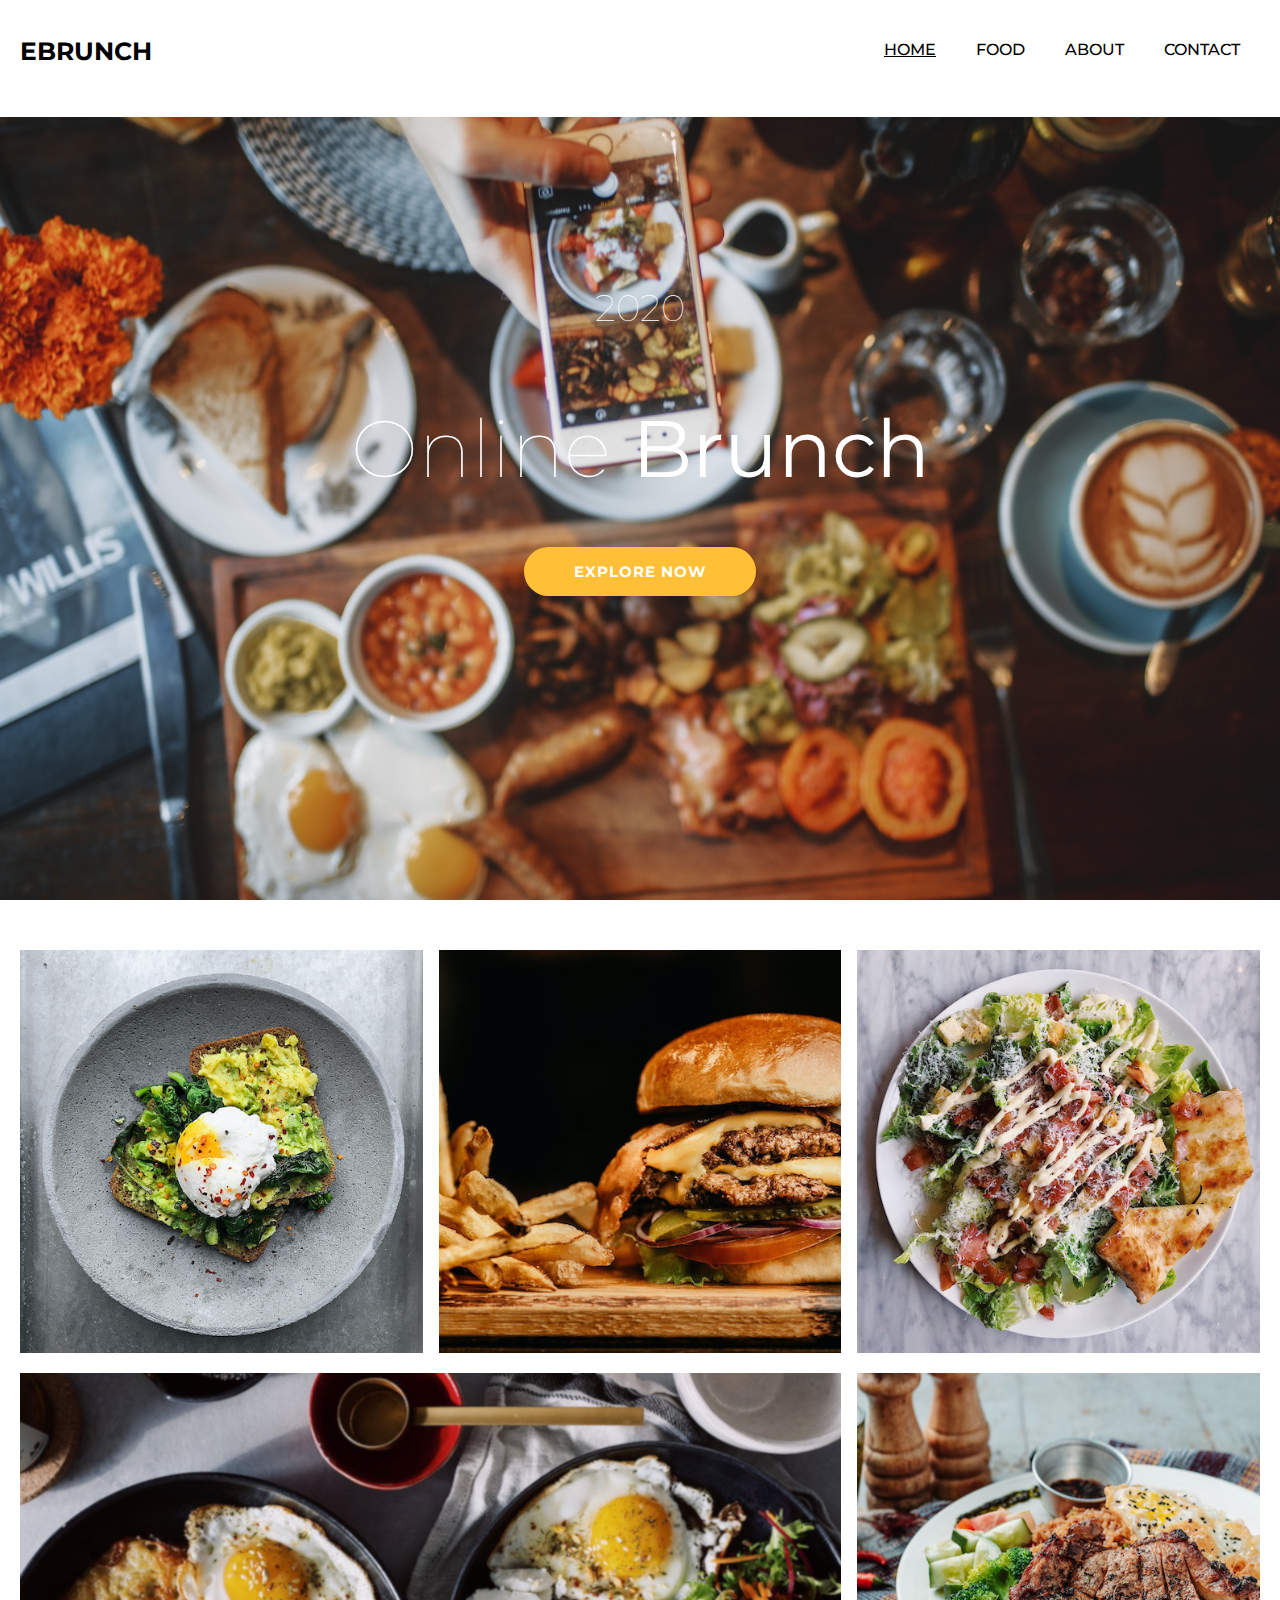
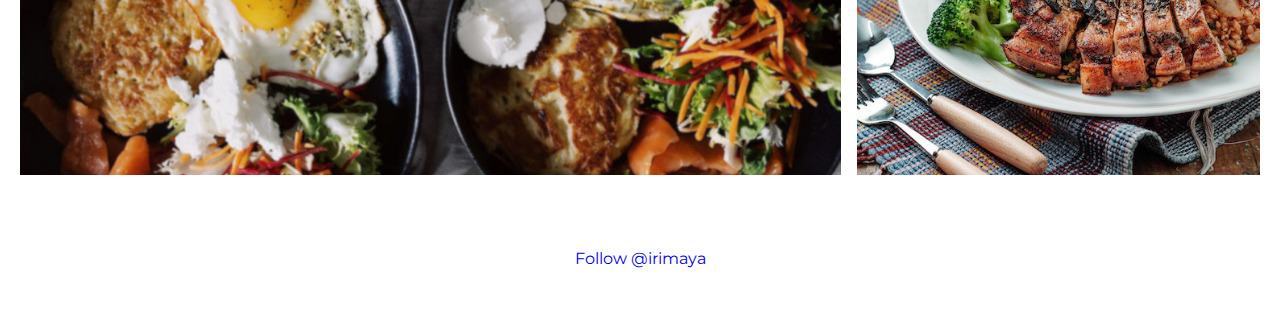
<file: index.html>
<!DOCTYPE html>
<html lang="en">
<head>
  <meta charset="UTF-8">
  <meta name="viewport" content="width=device-width, initial-scale=1.0">
  <link rel="stylesheet" href="css/style.css">
  <link rel="stylesheet" media="screen and (max-width: 768px)" href="css/mobile.css">
  <title>EBrunch | Welcome</title>
</head>
<body>

  <header id="mainheader">
    <nav id="navbar">
      <div class="container">
        <h1 class="logo"><a href="index.html">Ebrunch</a></h1>
        <ul>
          <li><a class="current" href="index.html">Home</a></li>
          <li><a href="food.html">Food</a></li>
          <li><a href="about.html">About</a></li>
          <li><a href="contact.html">Contact</a></li>
        </ul>
      </div>
    </nav>
    <div id="showcase">
      <div class="container">
        <p class="display-2">2020</p>
        <h1 class="display-1"><span class="thinner">Online</span> Brunch</h1>
        <a href="#features" class="btn btn-light">Explore Now</a>
      </div>
    </div>
  </header>

  <section id="features">
    <div class="wrapper container">
      <div class="box box1">
        <a href="food/food1.html"><img src="/img/food-1.jpg" alt=""></a>
      </div>
      <div class="box box2">
        <a href="food/food2.html"><img src="/img/food-2.jpg" alt=""></a>
      </div>
      <div class="box box3">
        <a href="food/food3.html"><img src="/img/food-3.jpg" alt=""></a>
      </div>
      <div class="box box4">
        <a href="#"><img src="/img/food-banner.jpg" alt=""></a>
      </div>
      <div class="box box5">
        <a href="#"><img src="/img/food-5.jpg" alt=""></a>
      </div>
    </div>
  </section>

  <footer id="mainfooter">
    <a href="https://twitter.com/irimaya?ref_src=twsrc%5Etfw" class="twitter-follow-button" data-show-count="false">Follow @irimaya</a><script async src="https://platform.twitter.com/widgets.js" charset="utf-8"></script>
  </footer>

</body>
</html>
</file>
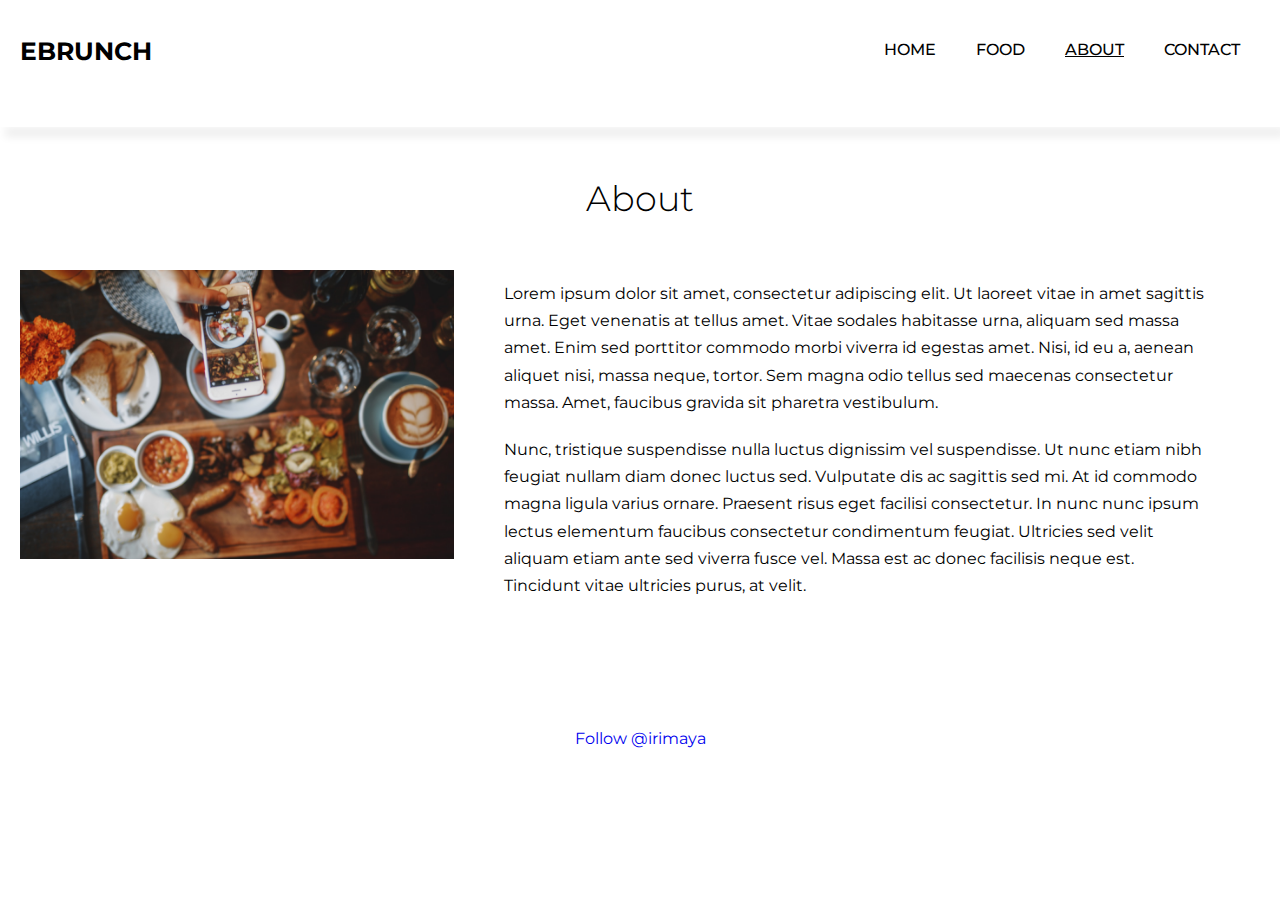
<file: about.html>
<!DOCTYPE html>
<html lang="en">
<head>
  <meta charset="UTF-8">
  <meta name="viewport" content="width=device-width, initial-scale=1.0">
  <link rel="stylesheet" href="css/style.css">
  <link rel="stylesheet" media="screen and (max-width: 768px)" href="css/mobile.css">
  <title>EBrunch | About</title>
</head>
<body>

  <header id="mainheader">
    <nav id="navbar" class="navbar-bottom">
      <div class="container">
        <h1 class="logo"><a href="index.html">Ebrunch</a></h1>
        <ul>
          <li><a href="index.html">Home</a></li>
          <li><a href="food.html">Food</a></li>
          <li><a class="current" href="about.html">About</a></li>
          <li><a href="contact.html">Contact</a></li>
        </ul>
      </div>
    </nav>
  </header>

  <hr>

  <section id="about">
    <div class="container">
      <h2 class="display-3">About</h2>
      <div class="about-image">
        <img src="/img/showcase.jpg" alt="">
      </div>
      <div class="about-text">
        <p>Lorem ipsum dolor sit amet, consectetur adipiscing elit. Ut laoreet vitae in amet sagittis urna. Eget venenatis at tellus amet. Vitae sodales habitasse urna, aliquam sed massa amet. Enim sed porttitor commodo morbi viverra id egestas amet. Nisi, id eu a, aenean aliquet nisi, massa neque, tortor. Sem magna odio tellus sed maecenas consectetur massa. Amet, faucibus gravida sit pharetra vestibulum.</p>
        <p>Nunc, tristique suspendisse nulla luctus dignissim vel suspendisse. Ut nunc etiam nibh feugiat nullam diam donec luctus sed. Vulputate dis ac sagittis sed mi. At id commodo magna ligula varius ornare. Praesent risus eget facilisi consectetur. In nunc nunc ipsum lectus elementum faucibus consectetur condimentum feugiat. Ultricies sed velit aliquam etiam ante sed viverra fusce vel. Massa est ac donec facilisis neque est. Tincidunt vitae ultricies purus, at velit.</p>
      </div>
    </div>
  </section>

  <footer id="mainfooter">
    <a href="https://twitter.com/irimaya?ref_src=twsrc%5Etfw" class="twitter-follow-button" data-show-count="false">Follow @irimaya</a><script async src="https://platform.twitter.com/widgets.js" charset="utf-8"></script>
  </footer>

</body>
</html>
</file>
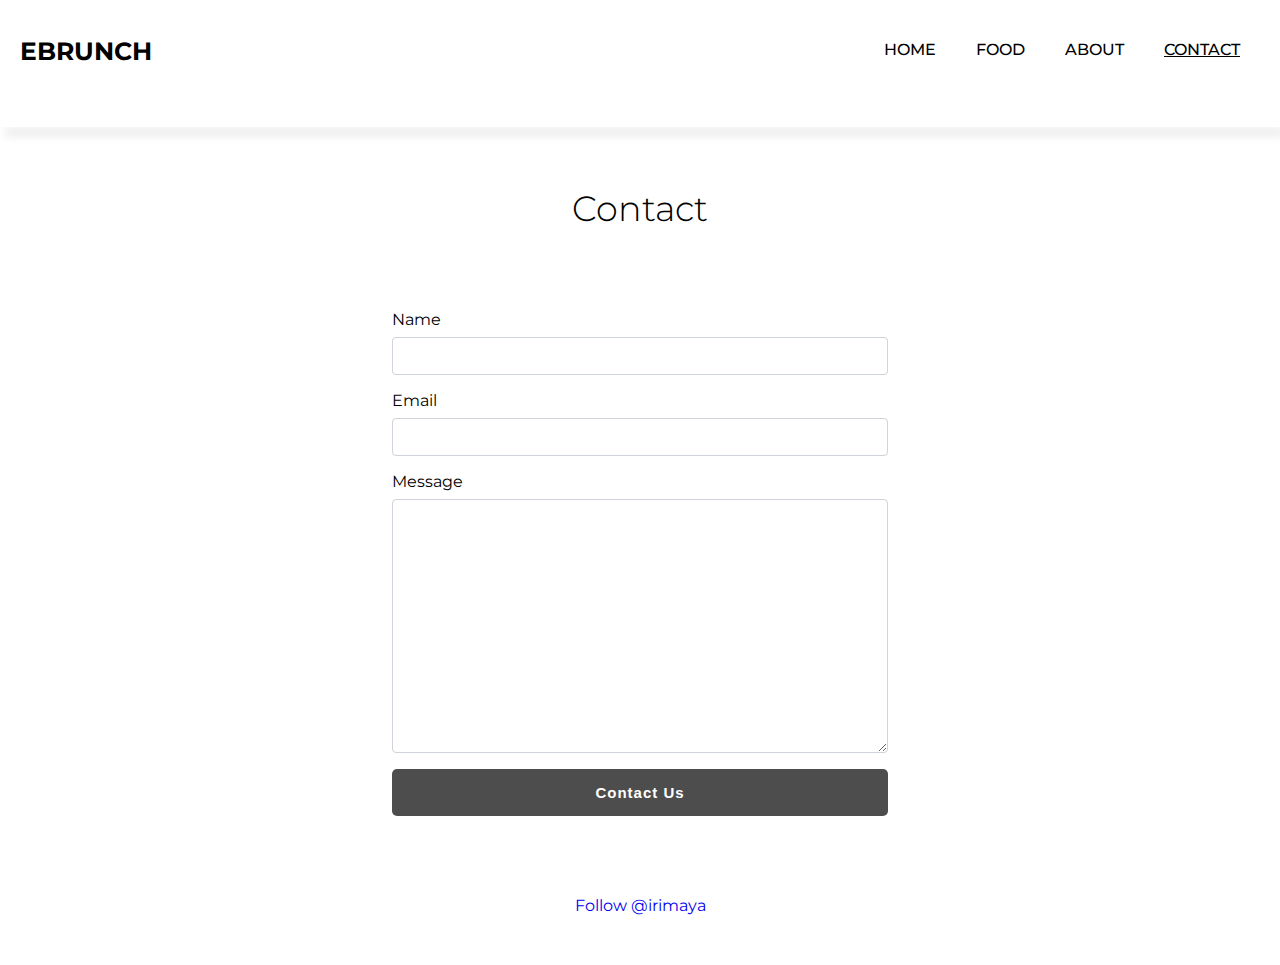
<file: contact.html>
<!DOCTYPE html>
<html lang="en">
<head>
  <meta charset="UTF-8">
  <meta name="viewport" content="width=device-width, initial-scale=1.0">
  <link rel="stylesheet" href="css/style.css">
  <link rel="stylesheet" media="screen and (max-width: 768px)" href="css/mobile.css">
  <title>EBrunch | Contact</title>
</head>
<body>

  <header id="mainheader">
    <nav id="navbar" class="navbar-bottom">
      <div class="container">
        <h1 class="logo"><a href="index.html">Ebrunch</a></h1>
        <ul>
          <li><a href="index.html">Home</a></li>
          <li><a href="food.html">Food</a></li>
          <li><a href="about.html">About</a></li>
          <li><a class="current" href="contact.html">Contact</a></li>
        </ul>
      </div>
    </nav>
  </header>

  <hr>

  <section id="contact">
    <div class="container">
      <h2 class="display-3">Contact</h2>
      <form action="">
        <div class="form-group">
          <label for="name">Name</label>
          <input class="form-control" type="text">
        </div>
        <div class="form-group">
          <label for="name">Email</label>
          <input class="form-control" type="email">
        </div>
        <div class="form-group">
          <label for="name">Message</label>
          <textarea class="form-control" name="message" id="message" cols="30" rows="10"></textarea>
        </div>
        <button class="btn btn-dark">Contact Us</button>
      </form>
    </div>
  </section>

  <footer id="mainfooter">
    <a href="https://twitter.com/irimaya?ref_src=twsrc%5Etfw" class="twitter-follow-button" data-show-count="false">Follow @irimaya</a><script async src="https://platform.twitter.com/widgets.js" charset="utf-8"></script>
  </footer>

</body>
</html>
</file>
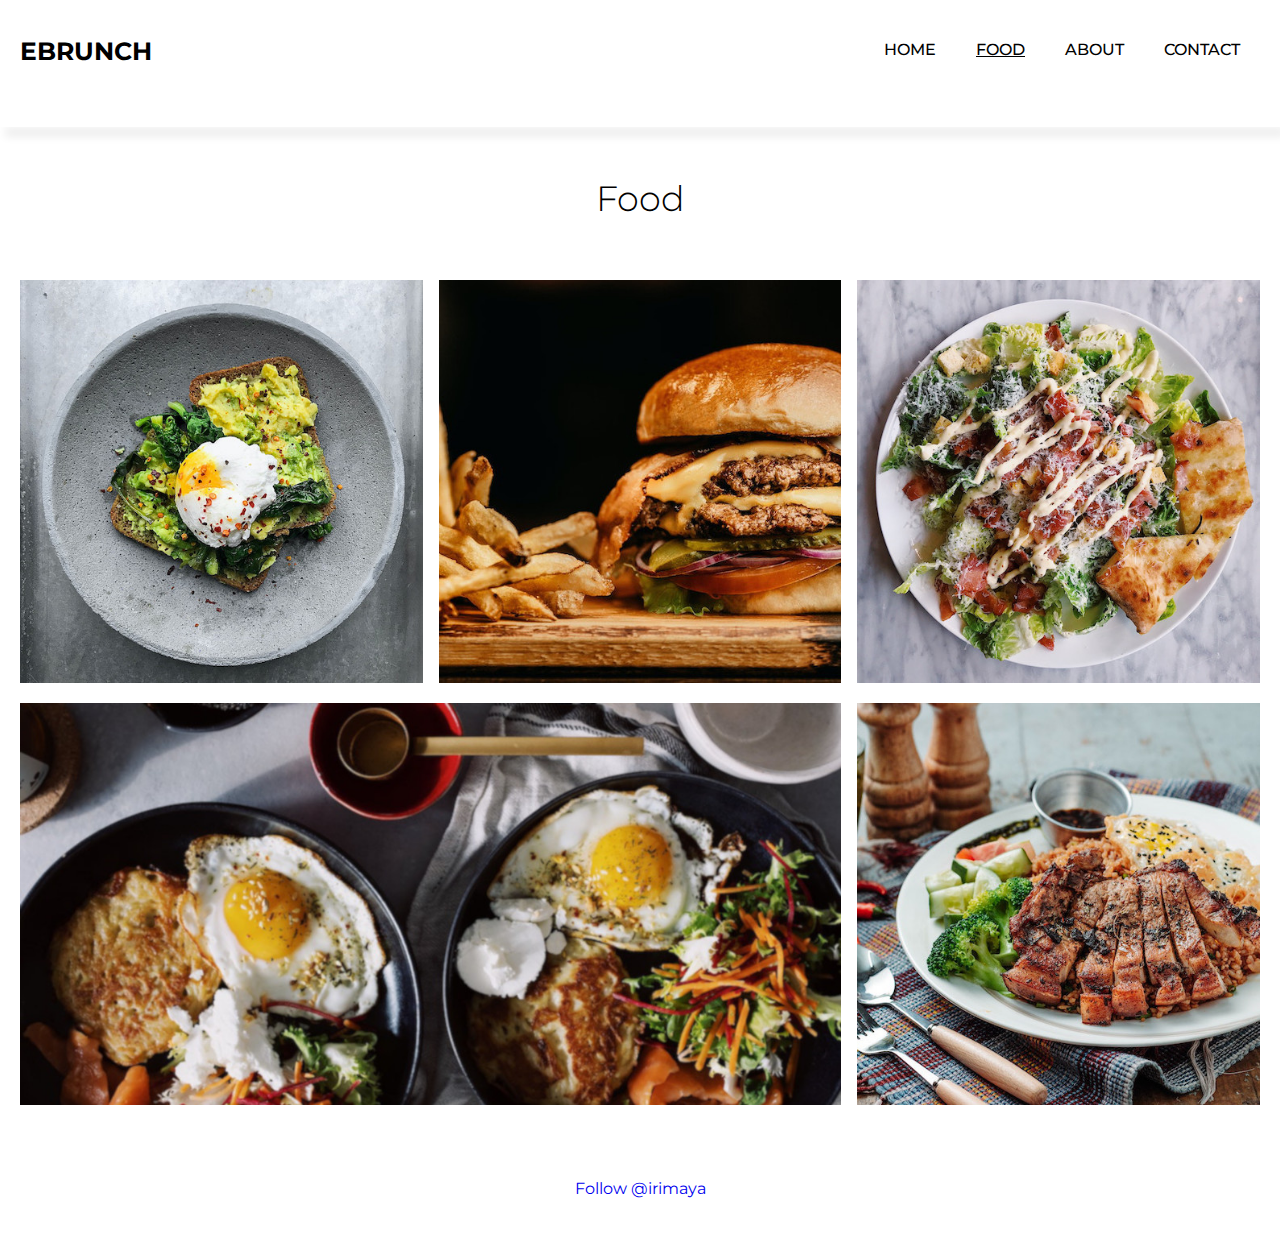
<file: food.html>
<!DOCTYPE html>
<html lang="en">
<head>
  <meta charset="UTF-8">
  <meta name="viewport" content="width=device-width, initial-scale=1.0">
  <link rel="stylesheet" href="css/style.css">
  <link rel="stylesheet" media="screen and (max-width: 768px)" href="css/mobile.css">
  <title>EBrunch | Food</title>
</head>
<body>

  <header id="mainheader">
    <nav id="navbar">
      <div class="container">
        <h1 class="logo"><a href="index.html">Ebrunch</a></h1>
        <ul>
          <li><a href="index.html">Home</a></li>
          <li><a class="current" href="food.html">Food</a></li>
          <li><a href="about.html">About</a></li>
          <li><a href="contact.html">Contact</a></li>
        </ul>
      </div>
    </nav>
  </header>

  <hr>

  <section id="features">
    <h2 class="display-3">Food</h2>
    <div class="wrapper container">
      <div class="box box1">
        <a href="food/food1.html"><img src="/img/food-1.jpg" alt=""></a>
      </div>
      <div class="box box2">
        <a href="food/food2.html"><img src="/img/food-2.jpg" alt=""></a>
      </div>
      <div class="box box3">
        <a href="food/food3.html"><img src="/img/food-3.jpg" alt=""></a>
      </div>
      <div class="box box4">
        <a href="#"><img src="/img/food-banner.jpg" alt=""></a>
      </div>
      <div class="box box5">
        <a href="#"><img src="/img/food-5.jpg" alt=""></a>
      </div>
    </div>
  </section>

  <footer id="mainfooter">
    <a href="https://twitter.com/irimaya?ref_src=twsrc%5Etfw" class="twitter-follow-button" data-show-count="false">Follow @irimaya</a><script async src="https://platform.twitter.com/widgets.js" charset="utf-8"></script>
  </footer>

</body>
</html>
</file>
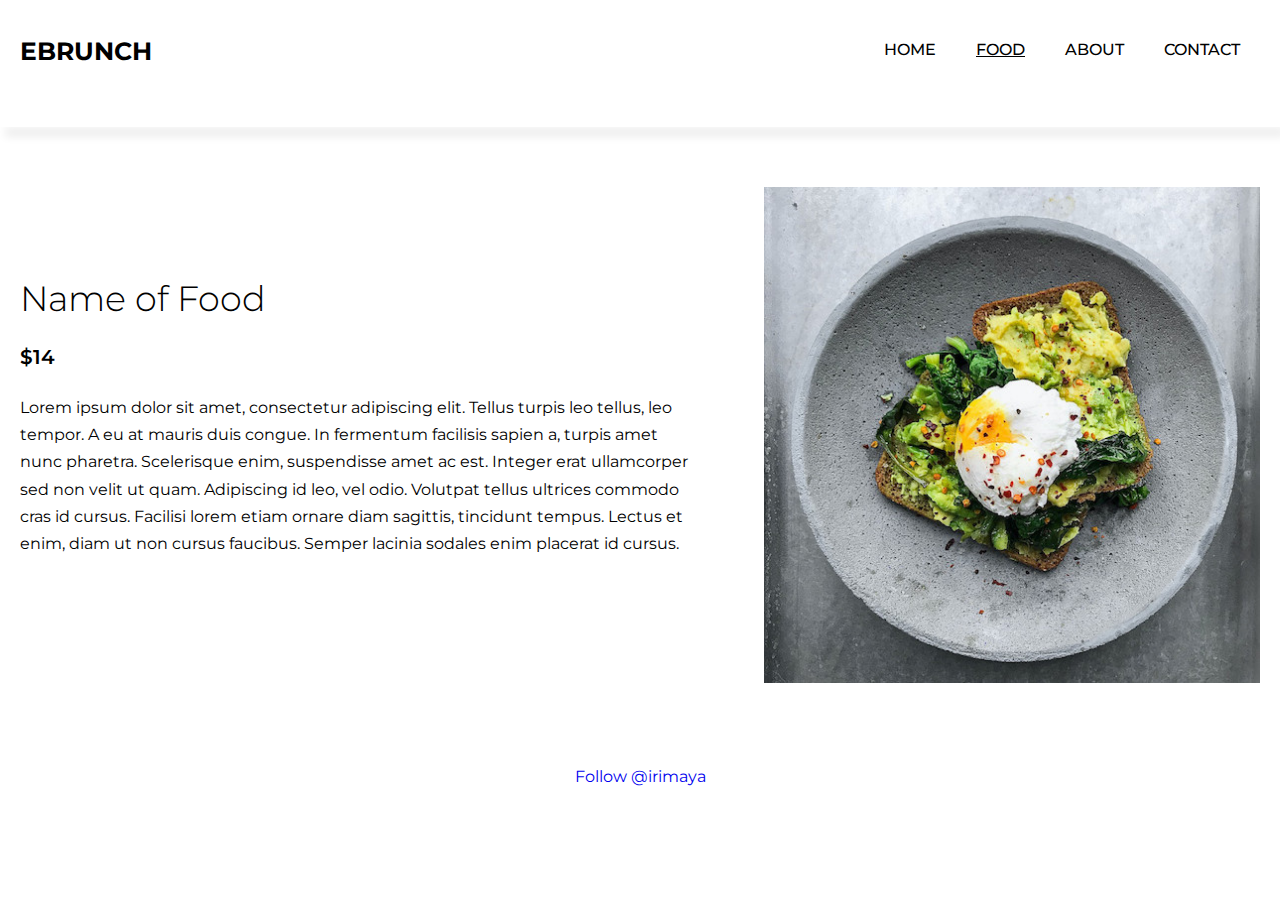
<file: food/food1.html>
<!DOCTYPE html>
<html lang="en">
<head>
  <meta charset="UTF-8">
  <meta name="viewport" content="width=device-width, initial-scale=1.0">
  <link rel="stylesheet" href="../css/style.css">
  <link rel="stylesheet" media="screen and (max-width: 768px)" href="../css/mobile.css">
  <title>EBrunch | About</title>
</head>
<body>

  <header id="mainheader">
    <nav id="navbar" class="navbar-bottom">
      <div class="container">
        <h1 class="logo"><a href="../index.html">Ebrunch</a></h1>
        <ul>
          <li><a href="../index.html">Home</a></li>
          <li><a class="current"  href="../food.html">Food</a></li>
          <li><a href="../about.html">About</a></li>
          <li><a href="../contact.html">Contact</a></li>
        </ul>
      </div>
    </nav>
  </header>

  <hr>

  <section id="food">
    <div class="container">
      <div class="food-description">
        <h2 class="display-3">Name of Food</h2>
        <p class="large">$14</p>
        <p>Lorem ipsum dolor sit amet, consectetur adipiscing elit. Tellus turpis leo tellus, leo tempor. A eu at mauris duis congue. In fermentum facilisis sapien a, turpis amet nunc pharetra. Scelerisque enim, suspendisse amet ac est. Integer erat ullamcorper sed non velit ut quam. Adipiscing id leo, vel odio. Volutpat tellus ultrices commodo cras id cursus. Facilisi lorem etiam ornare diam sagittis, tincidunt tempus. Lectus et enim, diam ut non cursus faucibus. Semper lacinia sodales enim placerat id cursus.</p>
      </div>
      <div class="food-image">
        <img src="../img/food-1.jpg" alt="">
      </div>
    </div>
  </section>

  <footer id="mainfooter">
    <a href="https://twitter.com/irimaya?ref_src=twsrc%5Etfw" class="twitter-follow-button" data-show-count="false">Follow @irimaya</a><script async src="https://platform.twitter.com/widgets.js" charset="utf-8"></script>
  </footer>

</body>
</html>
</file>
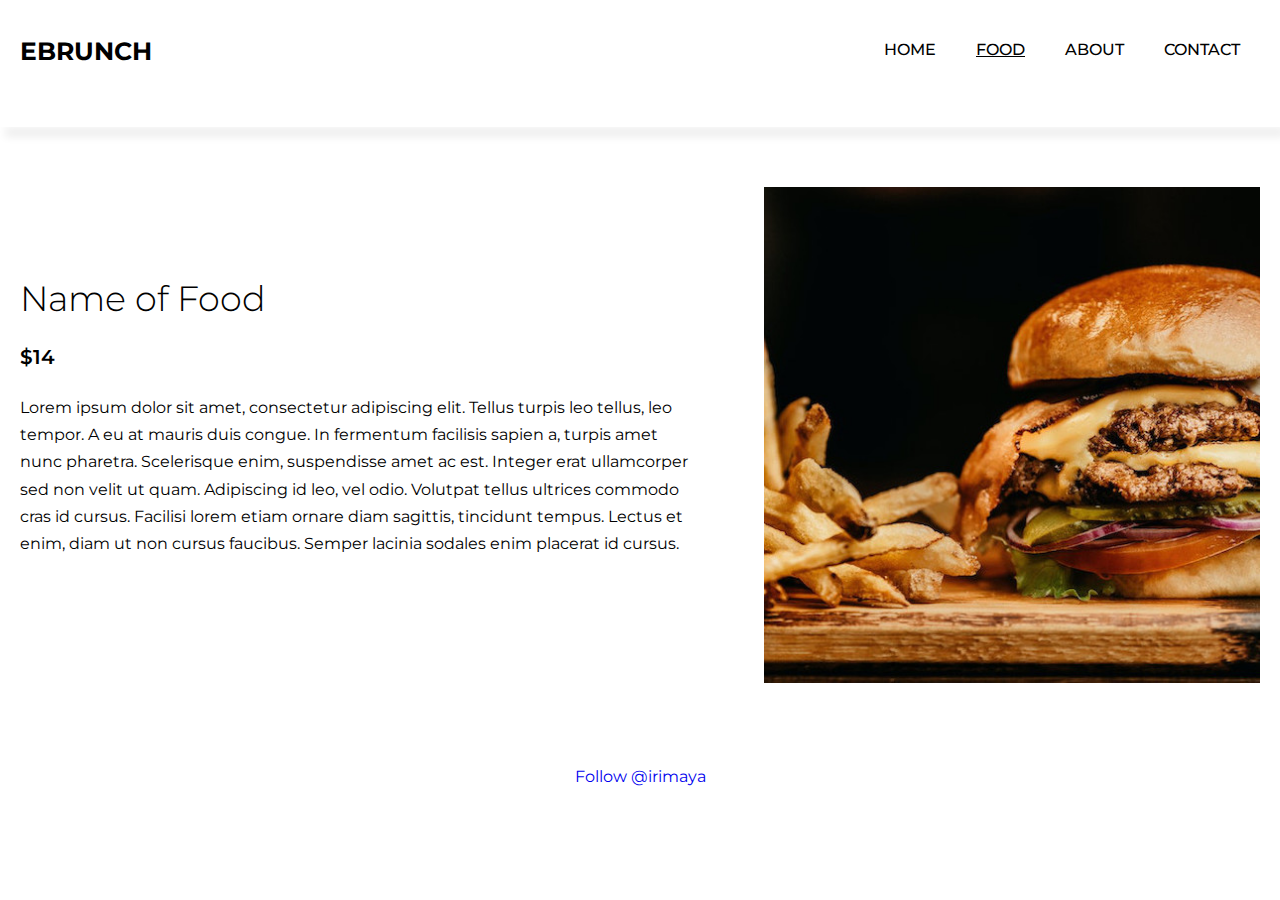
<file: food/food2.html>
<!DOCTYPE html>
<html lang="en">
<head>
  <meta charset="UTF-8">
  <meta name="viewport" content="width=device-width, initial-scale=1.0">
  <link rel="stylesheet" href="../css/style.css">
  <link rel="stylesheet" media="screen and (max-width: 768px)" href="../css/mobile.css">
  <title>EBrunch | About</title>
</head>
<body>

  <header id="mainheader">
    <nav id="navbar" class="navbar-bottom">
      <div class="container">
        <h1 class="logo"><a href="../index.html">Ebrunch</a></h1>
        <ul>
          <li><a href="../index.html">Home</a></li>
          <li><a class="current"  href="../food.html">Food</a></li>
          <li><a href="../about.html">About</a></li>
          <li><a href="../contact.html">Contact</a></li>
        </ul>
      </div>
    </nav>
  </header>

  <hr>

  <section id="food">
    <div class="container">
      <div class="food-description">
        <h2 class="display-3">Name of Food</h2>
        <p class="large">$14</p>
        <p>Lorem ipsum dolor sit amet, consectetur adipiscing elit. Tellus turpis leo tellus, leo tempor. A eu at mauris duis congue. In fermentum facilisis sapien a, turpis amet nunc pharetra. Scelerisque enim, suspendisse amet ac est. Integer erat ullamcorper sed non velit ut quam. Adipiscing id leo, vel odio. Volutpat tellus ultrices commodo cras id cursus. Facilisi lorem etiam ornare diam sagittis, tincidunt tempus. Lectus et enim, diam ut non cursus faucibus. Semper lacinia sodales enim placerat id cursus.</p>
      </div>
      <div class="food-image">
        <img src="../img/food-2.jpg" alt="">
      </div>
    </div>
  </section>

  <footer id="mainfooter">
    <a href="https://twitter.com/irimaya?ref_src=twsrc%5Etfw" class="twitter-follow-button" data-show-count="false">Follow @irimaya</a><script async src="https://platform.twitter.com/widgets.js" charset="utf-8"></script>
  </footer>

</body>
</html>
</file>
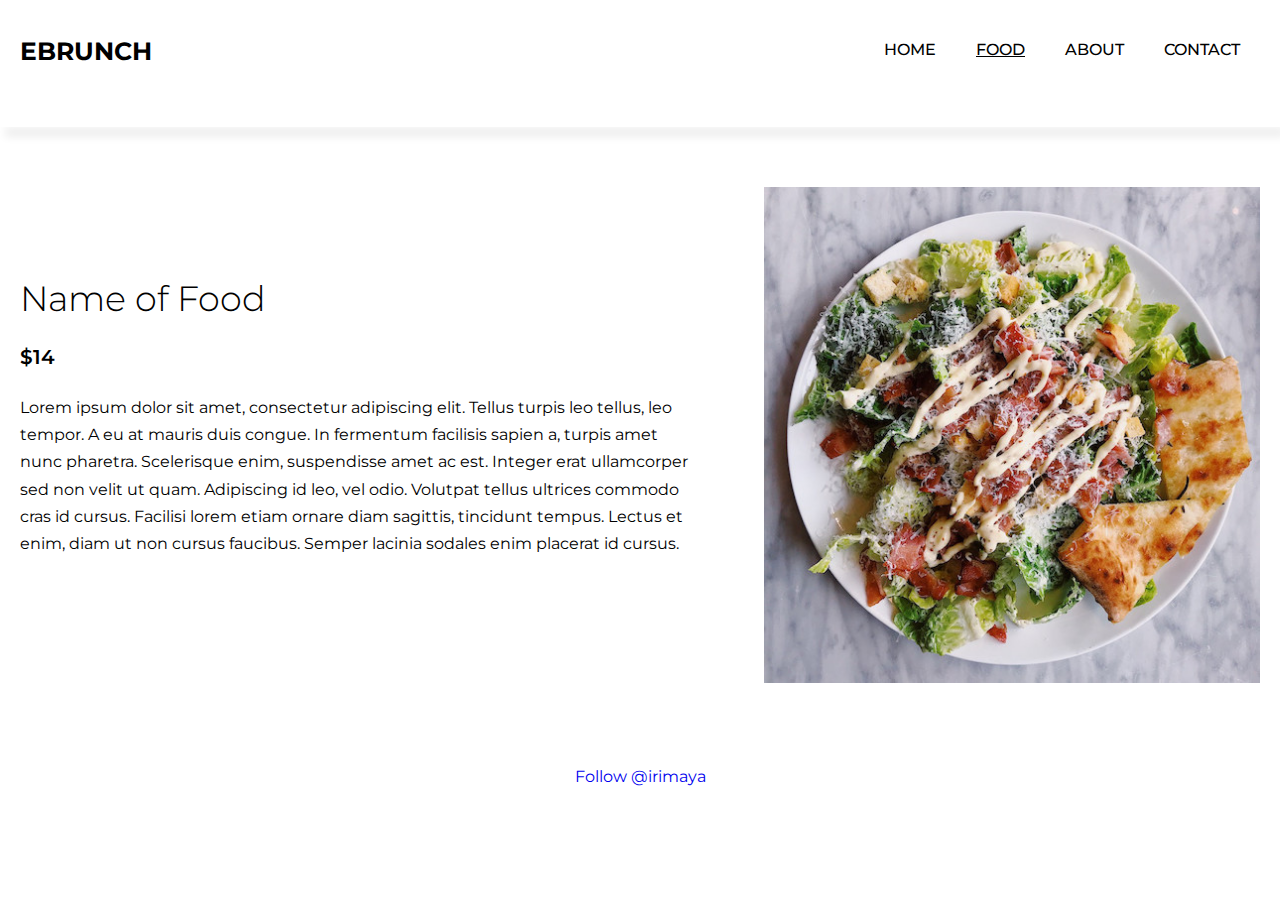
<file: food/food3.html>
<!DOCTYPE html>
<html lang="en">
<head>
  <meta charset="UTF-8">
  <meta name="viewport" content="width=device-width, initial-scale=1.0">
  <link rel="stylesheet" href="../css/style.css">
  <link rel="stylesheet" media="screen and (max-width: 768px)" href="../css/mobile.css">
  <title>EBrunch | About</title>
</head>
<body>

  <header id="mainheader">
    <nav id="navbar" class="navbar-bottom">
      <div class="container">
        <h1 class="logo"><a href="../index.html">Ebrunch</a></h1>
        <ul>
          <li><a href="../index.html">Home</a></li>
          <li><a class="current"  href="../food.html">Food</a></li>
          <li><a href="../about.html">About</a></li>
          <li><a href="../contact.html">Contact</a></li>
        </ul>
      </div>
    </nav>
  </header>

  <hr>

  <section id="food">
    <div class="container">
      <div class="food-description">
        <h2 class="display-3">Name of Food</h2>
        <p class="large">$14</p>
        <p>Lorem ipsum dolor sit amet, consectetur adipiscing elit. Tellus turpis leo tellus, leo tempor. A eu at mauris duis congue. In fermentum facilisis sapien a, turpis amet nunc pharetra. Scelerisque enim, suspendisse amet ac est. Integer erat ullamcorper sed non velit ut quam. Adipiscing id leo, vel odio. Volutpat tellus ultrices commodo cras id cursus. Facilisi lorem etiam ornare diam sagittis, tincidunt tempus. Lectus et enim, diam ut non cursus faucibus. Semper lacinia sodales enim placerat id cursus.</p>
      </div>
      <div class="food-image">
        <img src="../img/food-3.jpg" alt="">
      </div>
    </div>
  </section>

  <footer id="mainfooter">
    <a href="https://twitter.com/irimaya?ref_src=twsrc%5Etfw" class="twitter-follow-button" data-show-count="false">Follow @irimaya</a><script async src="https://platform.twitter.com/widgets.js" charset="utf-8"></script>
  </footer>

</body>
</html>
</file>
<file: css/mobile.css>
/* Utility Classes */
.display-1 { font-size: 3rem; }
.display-2 { font-size: 1.9rem; }
.display-3 { font-size: 1.7rem; }

/* Navbar */
#navbar {
  height: 100%;
  text-align: center;
  padding: 10px 0;
}

#navbar .logo {
  float: none;
}

#navbar ul {
  float: none;
  padding-left: 30px;
}

/* Showcase */
#showcase {
  height: 100%;
  padding: 90px 20px;
}

/* About */
#about {
  padding-bottom: 40px;
  text-align: center;
}

#about  h2 {
  padding: 40px 0;
}

#about .about-image {
  float: none;
  width: 100%;
}

#about .about-text {
  float: none;
  width: 100%;
  padding: 10px;
}

/* Food */
#food {
  padding: 40px 0;
  text-align: center;
}

#food h2 {
  text-align: center!important;
}

#food .food-description {
  float: none;
  width: 100%;
  padding: 10px 0;
}

#food .food-image {
  float: none;
  width: 100%;
}

#food .food-image img {
  width: 100%;
}

/* Contact */
#contact {
  padding: 40px 0;
}

#contact h2 {
  padding-bottom: 40px;
}

#contact form {
  width: 90%;
}
</file>
<file: css/style.css>
@import url('https://fonts.googleapis.com/css2?family=Montserrat:wght@100;200;300;400;500;600;700;800;900&display=swap');

/* Reset */
* {
  margin: 0;
  padding: 0;
  box-sizing: border-box;
}

/* Main Styling */
html,
body {
  font-family: 'Montserrat', sans-serif;
}

h1 { font-size: 2.5rem; }
h2 { font-size: 2rem; }
h3 { font-size: 1.75rem; }
h4 { font-size: 1.5rem; }
h5 { font-size: 1.25rem; }
h6 { font-size: 1rem; }

p {
  font-size: 1rem;
  margin: 10px 0;
  line-height: 1.7em;
}

a { text-decoration: none; }

hr {
  /* background: red; */
  height: 10px;
  border: 0;
  box-shadow: 5px 10px 8px #eee;
}

/* Utility Classes */
.container {
  margin: auto;
  max-width: 1300px;
  overflow: auto;
  padding: 0 20px;
}

.display-1 { font-size: 5rem; }
.display-2 { font-size: 2.3rem; }
.display-3 { 
  font-size: 2.2rem; 
  text-align: center;
  font-weight: 300;
}

.btn {
  display: inline-block;
  font-size: 15px;
  padding: 15px 50px;
  cursor: pointer;
  font-weight: bold;
  letter-spacing: 1px;
  border-radius: 40px;
}

.btn-light {
  background: #FFC038;
  color: #fff;
}

.btn-dark {
  background: #4D4D4D;
  color: #fff;
}

.large {
  font-size: 20px;
  font-weight: 600;
}

form label {
  display: inline-block;
  margin-bottom: 0.5rem;
}

form .form-group {
  margin-bottom: 1rem;
}

form .form-control {
  display: block;
  width: 100%;
  padding: 0.375rem 0.7rem;
  font-size: 1rem;
  line-height: 1.5;
  color: #495057;
  background-color: #fff;
  background-clip: padding-box;
  border: 1px solid #ced4da;
  border-radius: 0.25rem;
}

/* Navbar */
#navbar {
  background: #fff;
  overflow: auto;
  padding-top: 20px;
  padding-bottom: 20px;
  height: 13vh;
}

#navbar a {
  color: #000;
}

#navbar .logo {
  float: left;
  padding-top: 16px;
  font-size: 25px;
}

#navbar .logo,
#navbar ul {
  text-transform: uppercase;
}

#navbar ul {
  list-style: none;
  float: right;
  font-weight: 500;
}

#navbar ul li {
  float: left;
}

#navbar ul li a {
  display: block;
  padding: 20px;
  text-align: center;
}

#navbar ul li a.current {
  text-decoration: underline;
}

/* Showcase */
#showcase {
  background: url('../img/showcase.jpg');
  background-repeat: no-repeat;
  background-size: cover;
  background-position: center;
  color: #fff;
  height: 87vh;
  text-align: center;
  padding: 150px 20px;
}

#showcase h1 {
  padding: 50px 0;
  font-weight: 400;
}

#showcase p,
#showcase .thinner {
  font-weight: 100;
}

#showcase a  {
  text-transform: uppercase;
}

/* Features */
#features {
  padding: 50px 0;
}

#features h2 {
  text-align: center;
  padding-bottom: 60px;
}

#features .wrapper {
  display: grid;
  grid-template-columns: 1fr 1fr 1fr;
  grid-auto-rows: minmax(100px, auto);
  grid-gap: 1em;
  justify-items: stretch;
  align-items: stretch;
}

#features .box1 {
  grid-column: 1;
  grid-row: 1/2;
}

#features .box2 {
  grid-column: 2;
  grid-row: 1/2;
}

#features .box3 {
  grid-column: 3;
  grid-row: 1/2;
}

#features .box4 {
  grid-column: 1/3;
  grid-row: 2/3;
}

#features .box5 {
  grid-column: 3/4;
  grid-row: 2/3;
}

#features .box1 img,
#features .box2 img,
#features .box3 img,
#features .box4 img,
#features .box5 img {
  width: 100%;
}

/* About */
#about {
  padding-bottom: 90px;
}

#about  h2 {
  padding: 50px 0;
}

#about .about-image {
  float: left;
  width: 35%;
}

#about .about-image img {
  width: 100%;
}

#about .about-text {
  float: right;
  width: 65%;
  padding: 0 50px;
}

#about .about-text p {
  padding-bottom: 10px;
}

/* Food */
#food {
  padding: 60px 0;
}

#food h2 {
  text-align: left!important;
}

#food p {
  padding-top: 10px;
}

#food .food-description {
  float: left;
  width: 60%;
  padding: 90px 70px 20px 0;
}

#food .food-image {
  float: right;
  width: 40%;
}

#food .food-image img {
  width: 100%;
}

/* Contact */
#contact {
  padding: 60px 0;
}

#contact h2 {
  padding-bottom: 80px;
}

#contact form {
  width: 40%;
  margin: 0 auto;
}

#contact form button {
  width: 100%;
  border: none;
  border-radius: 5px;
}

/* Footer */
#mainfooter {
  text-align: center;
  padding-top: 20px;
  padding-bottom: 50px;
}
</file>
